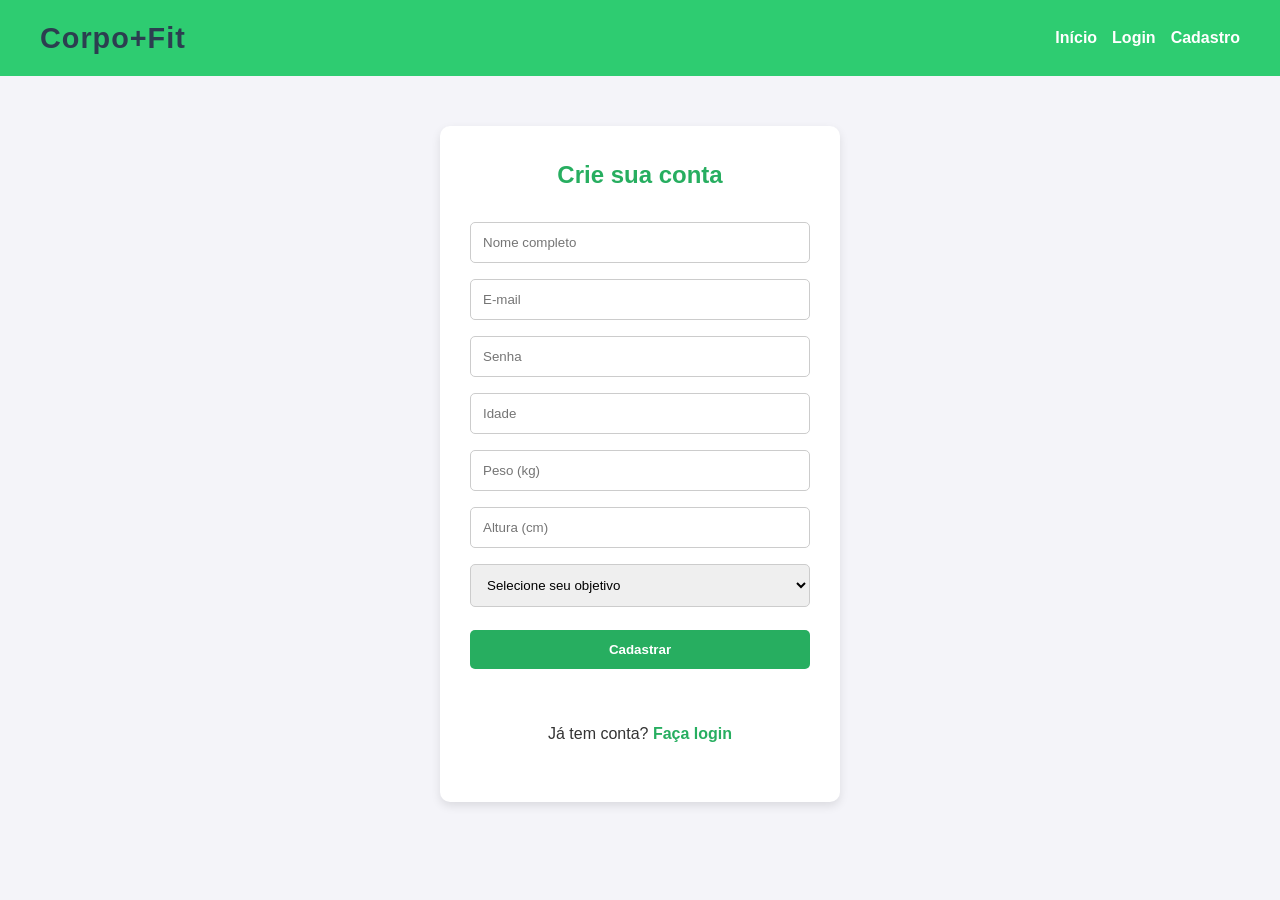
<file: cadastro.html>
<!DOCTYPE html>
<html lang="pt-BR">

<head>
  <meta charset="UTF-8" />
  <meta name="viewport" content="width=device-width, initial-scale=1.0" />
  <title>Cadastro - Corpo+Fit</title>
  <link rel="stylesheet" href="css/style.css" />
</head>

<body>
  <header>
    <nav>
      <div class="logo">Corpo+Fit</div>
      <ul>
        <li><a href="index.html">Início</a></li>

        <li class="nav-logged-in"><a href="treinos.html" class="protected-link">Treinos</a></li>
        <li class="nav-logged-in"><a href="nutricao.html" class="protected-link">Nutrição</a></li>
        <li class="nav-logged-in"><a href="dashboard.html" class="protected-link">Dashboard</a></li>
        <li class="nav-logged-in"><a href="#" id="logoutButton">Sair</a></li>

        <li class="nav-logged-out"><a href="login.html">Login</a></li>
        <li class="nav-logged-out"><a href="cadastro.html">Cadastro</a></li>
      </ul>
    </nav>
  </header>

  <main class="form-container fade-in">
    <h2>Crie sua conta</h2>
    <form id="cadastroForm">
      <input type="text" id="nome" placeholder="Nome completo" required />
      <input type="email" id="email" placeholder="E-mail" required />
      <input type="password" id="senha" placeholder="Senha" required />
      <input type="number" id="idade" placeholder="Idade" required />
      <input type="number" id="peso" placeholder="Peso (kg)" required />
      <input type="number" id="altura" placeholder="Altura (cm)" required />
      <select id="objetivo" required>
        <option value="">Selecione seu objetivo</option>
        <option value="perda">Perder Peso</option>
        <option value="ganho">Ganhar Massa</option>
        <option value="manter">Manter Saúde</option>
      </select>
      <button type="submit">Cadastrar</button>
    </form>
        <p>Já tem conta? <a href="login.html" class="form-link">Faça login</a></p>
  </main>

  <script src="js/app.js"></script>
</body>

</html>
</file>
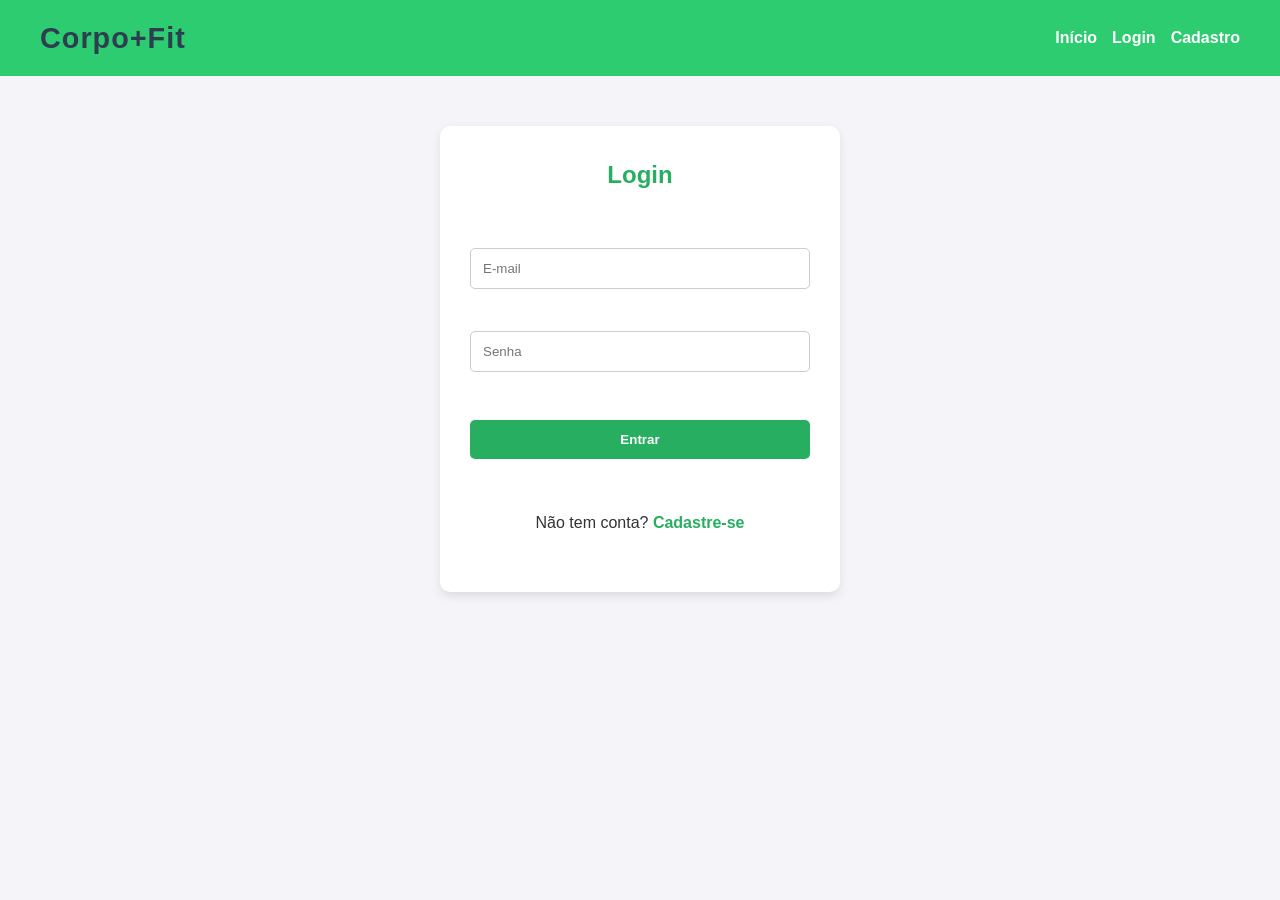
<file: login.html>
<!DOCTYPE html>
<html lang="pt-BR">

<head>
  <meta charset="UTF-8" />
  <meta name="viewport" content="width=device-width, initial-scale=1.0" />
  <title>Login - Corpo+Fit</title>
  <link rel="stylesheet" href="css/style.css" />
</head>

<body>
  <header>
    <nav>
      <div class="logo">Corpo+Fit</div>
      <ul>
        <li><a href="index.html">Início</a></li>

        <li class="nav-logged-in"><a href="treinos.html" class="protected-link">Treinos</a></li>
        <li class="nav-logged-in"><a href="nutricao.html" class="protected-link">Nutrição</a></li>
        <li class="nav-logged-in"><a href="dashboard.html" class="protected-link">Dashboard</a></li>
        <li class="nav-logged-in"><a href="#" id="logoutButton">Sair</a></li>

        <li class="nav-logged-out"><a href="login.html">Login</a></li>
        <li class="nav-logged-out"><a href="cadastro.html">Cadastro</a></li>
      </ul>
    </nav>
  </header>

  <main class="form-container fade-in">
    <h2>Login</h2>
    <form id="loginForm">
            <input type="email" id="loginEmail" placeholder="E-mail" required />
            <input type="password" id="loginSenha" placeholder="Senha" required />
            <button type="submit">Entrar</button>
          </form>
              <p>Não tem conta? <a href="cadastro.html" class="form-link">Cadastre-se</a></p>
        </main>

  <script src="js/app.js"></script>
</body>

</html>
</file>
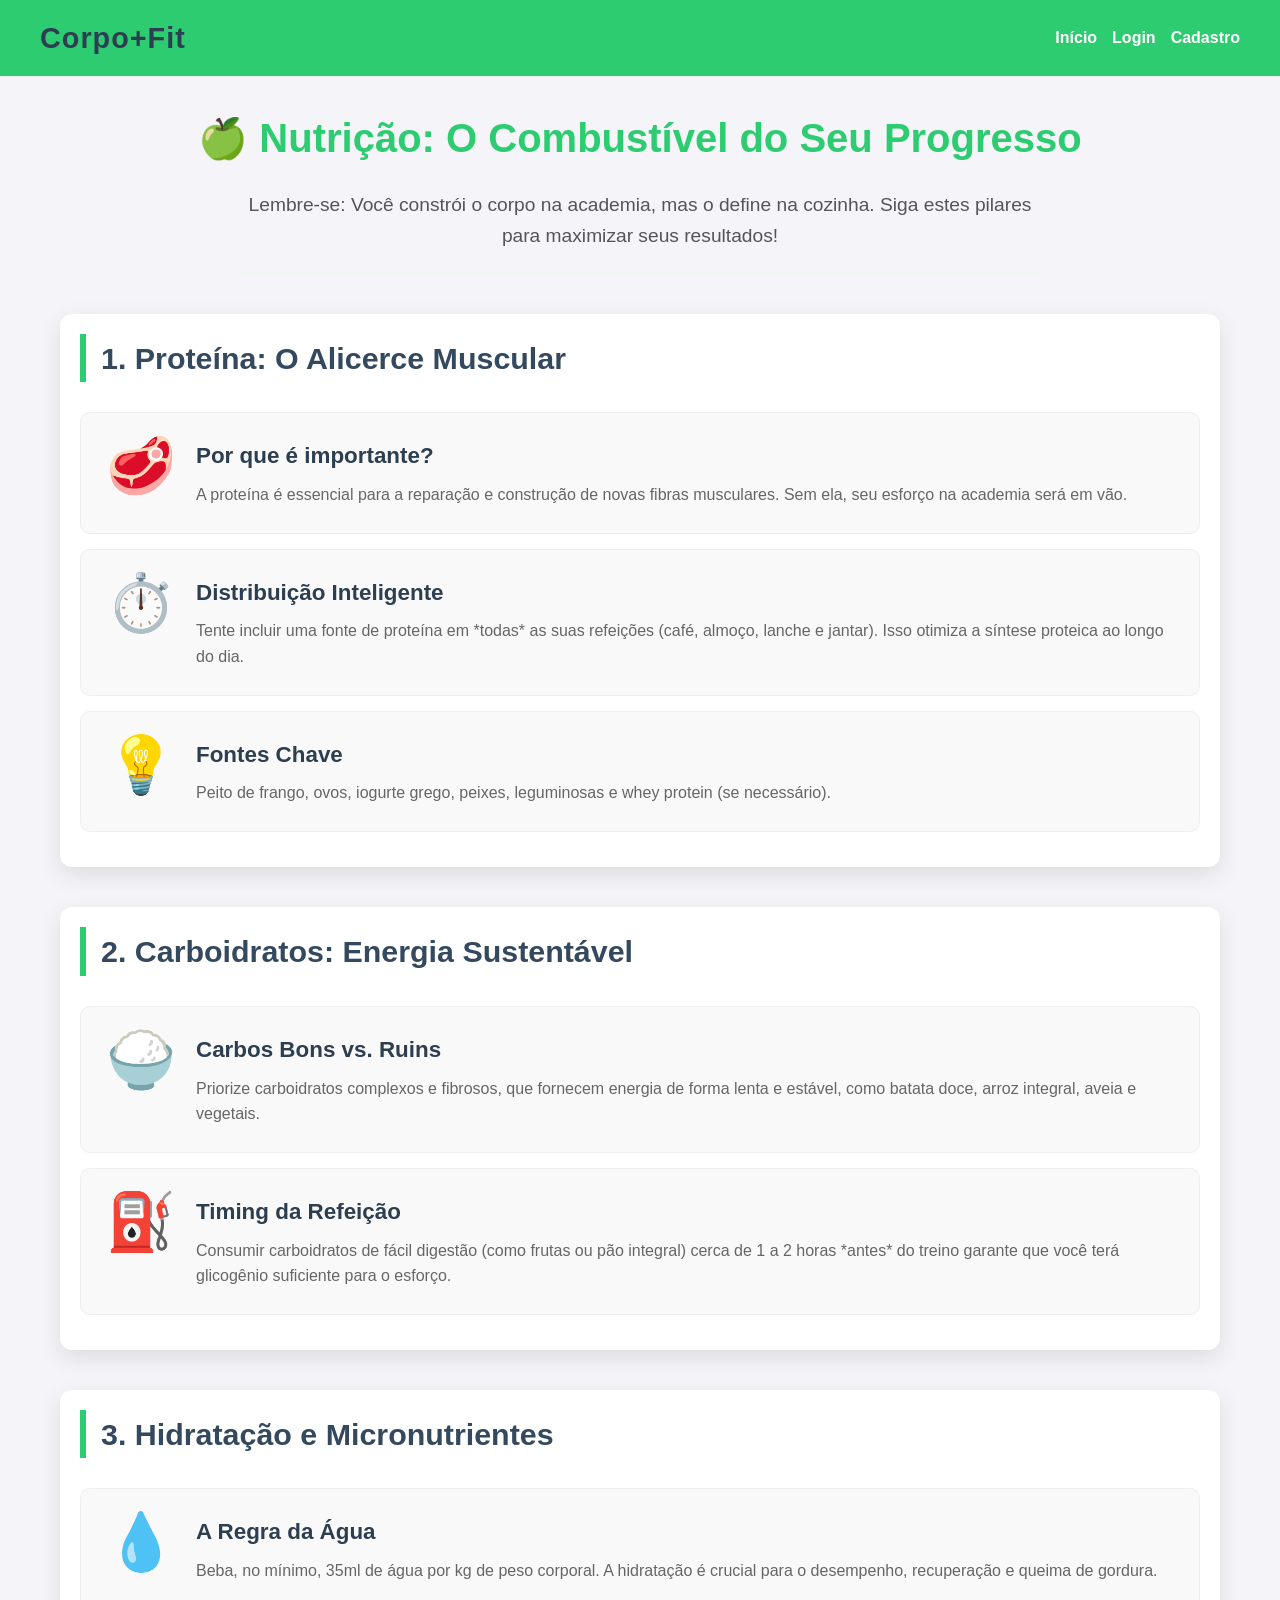
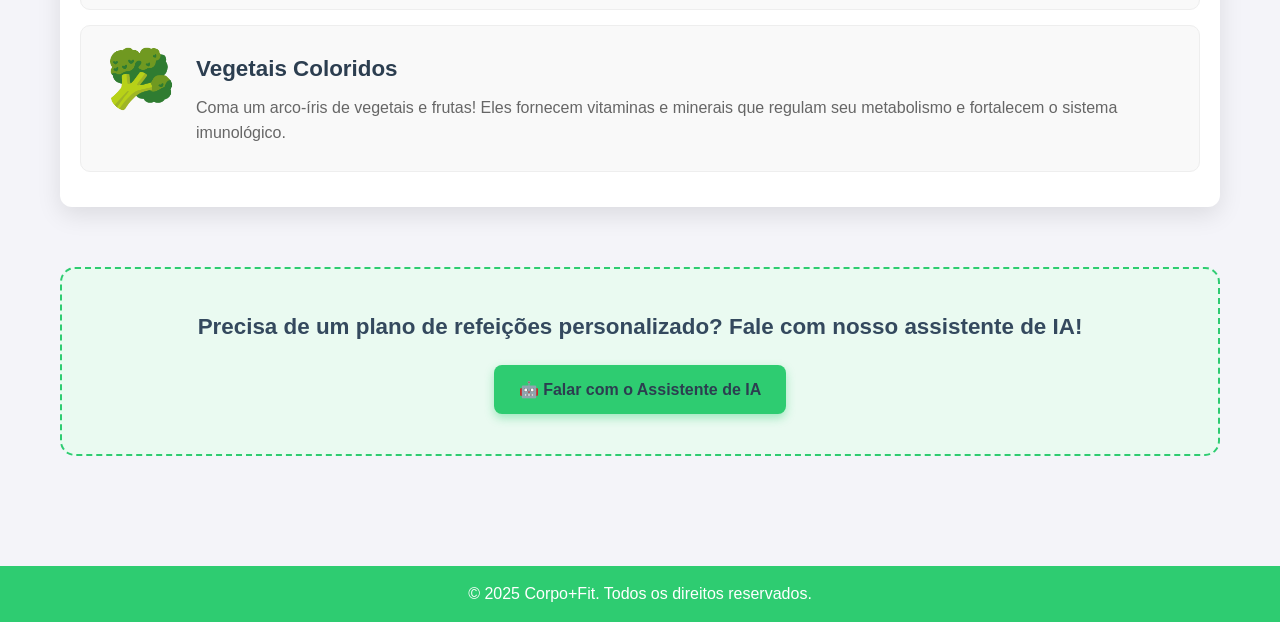
<file: nutricao.html>
<!DOCTYPE html>
<html lang="pt-BR">
  <head>
    <meta charset="UTF-8" />
    <meta name="viewport" content="width=device-width, initial-scale=1.0" />
    <title>Nutrição - Corpo+Fit</title>
    <link rel="stylesheet" href="css/nutrição.css" />
  </head>

  <body>
    <header>
      <nav>
        <div class="logo">Corpo+Fit</div>
        <ul>
          <li><a href="index.html">Início</a></li>

          <li class="nav-logged-in">
            <a href="treinos.html" class="protected-link">Treinos</a>
          </li>
          <li class="nav-logged-in">
            <a href="nutricao.html" class="protected-link">Nutrição</a>
          </li>
          <li class="nav-logged-in">
            <a href="dashboard.html" class="protected-link">Dashboard</a>
          </li>
          <li class="nav-logged-in"><a href="#" id="logoutButton">Sair</a></li>

          <li class="nav-logged-out"><a href="login.html">Login</a></li>
          <li class="nav-logged-out"><a href="cadastro.html">Cadastro</a></li>
        </ul>
      </nav>
    </header>

    <main class="container nutricao-page fade-in">
      <h2>🍏 Nutrição: O Combustível do Seu Progresso</h2>
      <p class="intro-nutricao">
        Lembre-se: Você constrói o corpo na academia, mas o define na cozinha.
        Siga estes pilares para maximizar seus resultados!
      </p>

      <section class="card-section">
        <h3 class="section-title">1. Proteína: O Alicerce Muscular</h3>

        <div class="nutricao-card">
          <div class="icon-section">
            <span class="emoji">🥩</span>
          </div>
          <div class="content-section">
            <h4>Por que é importante?</h4>
            <p>
              A proteína é essencial para a reparação e construção de novas
              fibras musculares. Sem ela, seu esforço na academia será em vão.
            </p>
          </div>
        </div>

        <div class="nutricao-card">
          <div class="icon-section">
            <span class="emoji">⏱️</span>
          </div>
          <div class="content-section">
            <h4>Distribuição Inteligente</h4>
            <p>
              Tente incluir uma fonte de proteína em *todas* as suas refeições
              (café, almoço, lanche e jantar). Isso otimiza a síntese proteica
              ao longo do dia.
            </p>
          </div>
        </div>

        <div class="nutricao-card">
          <div class="icon-section">
            <span class="emoji">💡</span>
          </div>
          <div class="content-section">
            <h4>Fontes Chave</h4>
            <p>
              Peito de frango, ovos, iogurte grego, peixes, leguminosas e whey
              protein (se necessário).
            </p>
          </div>
        </div>
      </section>

      <section class="card-section">
        <h3 class="section-title">2. Carboidratos: Energia Sustentável</h3>

        <div class="nutricao-card">
          <div class="icon-section">
            <span class="emoji">🍚</span>
          </div>
          <div class="content-section">
            <h4>Carbos Bons vs. Ruins</h4>
            <p>
              Priorize carboidratos complexos e fibrosos, que fornecem energia
              de forma lenta e estável, como batata doce, arroz integral, aveia
              e vegetais.
            </p>
          </div>
        </div>

        <div class="nutricao-card">
          <div class="icon-section">
            <span class="emoji">⛽</span>
          </div>
          <div class="content-section">
            <h4>Timing da Refeição</h4>
            <p>
              Consumir carboidratos de fácil digestão (como frutas ou pão
              integral) cerca de 1 a 2 horas *antes* do treino garante que você
              terá glicogênio suficiente para o esforço.
            </p>
          </div>
        </div>
      </section>

      <section class="card-section">
        <h3 class="section-title">3. Hidratação e Micronutrientes</h3>

        <div class="nutricao-card">
          <div class="icon-section">
            <span class="emoji">💧</span>
          </div>
          <div class="content-section">
            <h4>A Regra da Água</h4>
            <p>
              Beba, no mínimo, 35ml de água por kg de peso corporal. A
              hidratação é crucial para o desempenho, recuperação e queima de
              gordura.
            </p>
          </div>
        </div>

        <div class="nutricao-card">
          <div class="icon-section">
            <span class="emoji">🥦</span>
          </div>
          <div class="content-section">
            <h4>Vegetais Coloridos</h4>
            <p>
              Coma um arco-íris de vegetais e frutas! Eles fornecem vitaminas e
              minerais que regulam seu metabolismo e fortalecem o sistema
              imunológico.
            </p>
          </div>
        </div>
      </section>

      <section class="chamada-final-nutricao">
        <p>
          Precisa de um plano de refeições personalizado? Fale com nosso
          assistente de IA!
        </p>
        <a href="chatbot.html" class="btn btn-secondary"
          >🤖 Falar com o Assistente de IA</a
        >
      </section>
    </main>

    <footer>
      <p>&copy; 2025 Corpo+Fit. Todos os direitos reservados.</p>
    </footer>

    <!-- O chatbot flutuante continua aqui, sem mudança de links -->
    <div class="chatbot minimized" id="chatbot">
      <div class="chat-header">
        Assistente Fitness
        <button id="toggleChatBtn">💬</button>
      </div>
      <div class="chat-body chat-hidden" id="chatBody"></div>
      <div class="chat-footer chat-hidden" id="chatFooter">
        <input
          type="text"
          id="widgetChatInput"
          placeholder="Pergunte sobre treino ou dieta..."
        />
        <button id="widgetSendBtn">Enviar</button>
      </div>
    </div>

    <script src="js/app.js"></script>
  </body>
</html>
</file>
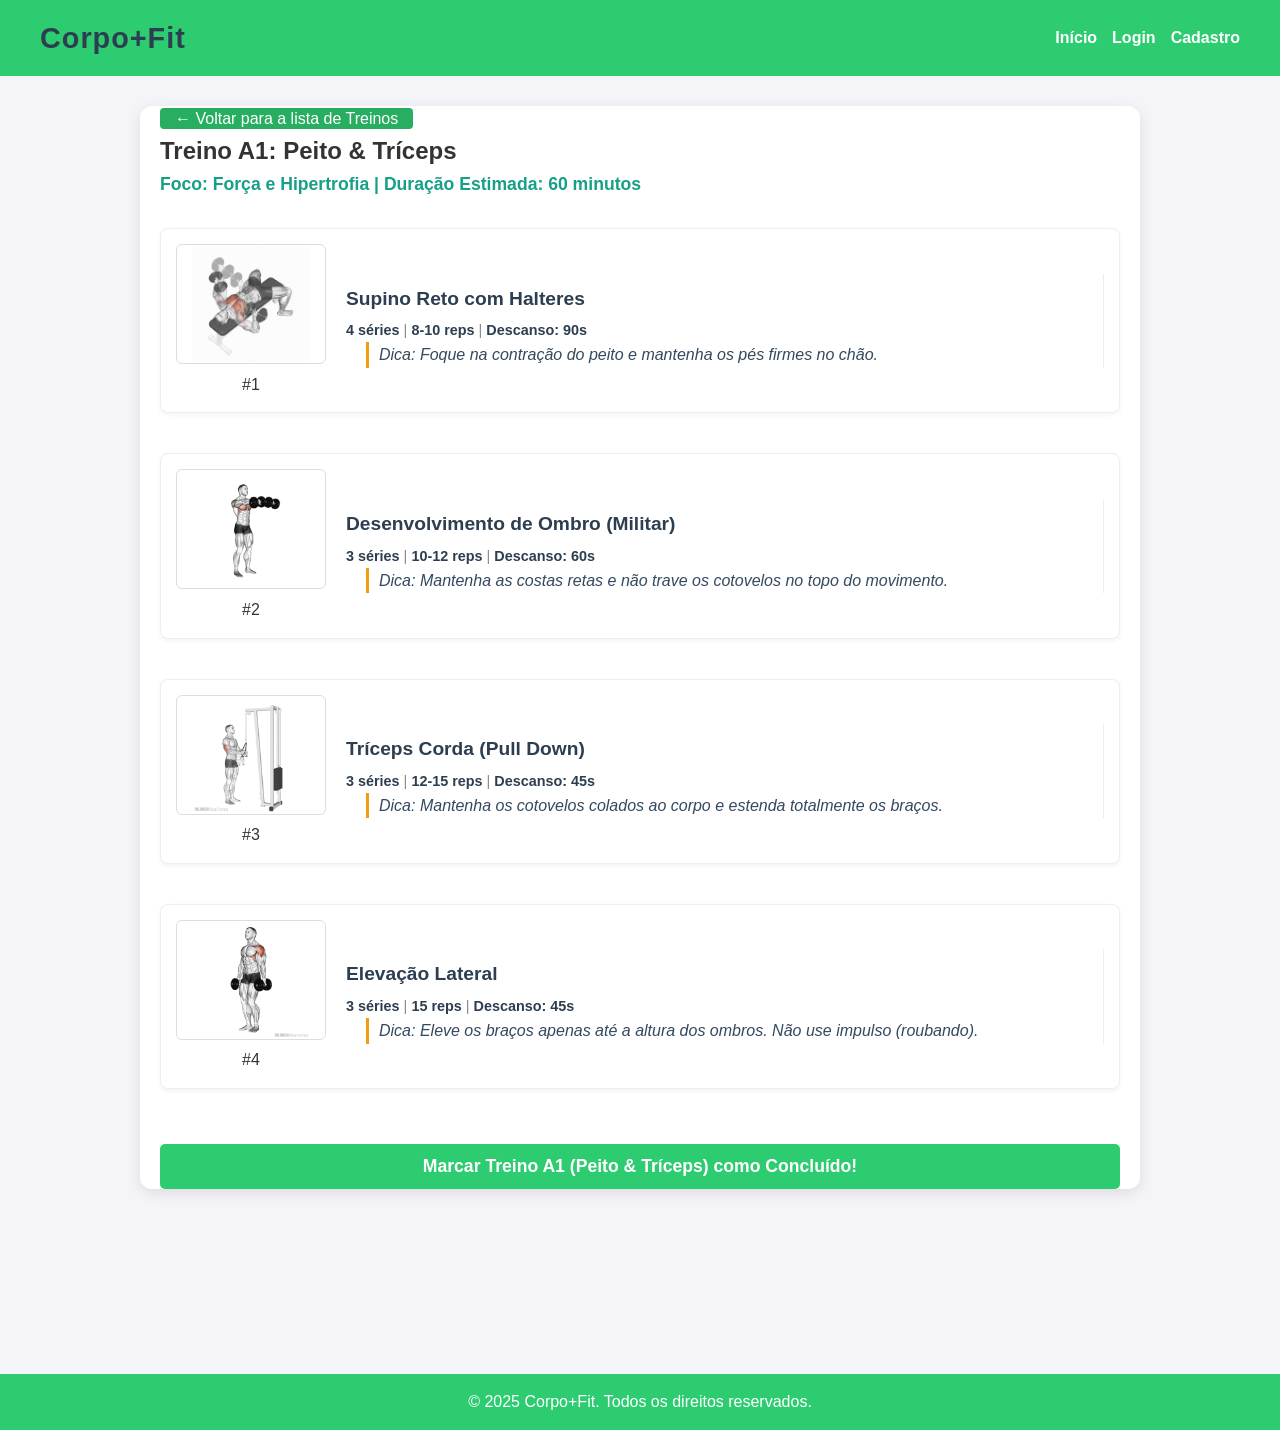
<file: treino-A1-peito-triceps.html>
<!DOCTYPE html>
<html lang="pt-BR">

<head>
  <meta charset="UTF-8" />
  <meta name="viewport" content="width=device-width, initial-scale=1.0" />
  <title>Treino A1 - Peito & Tríceps - Corpo+Fit</title>
  <link rel="stylesheet" href="css/style.css" />
</head>

<body>
  <header>
    <nav>
      <div class="logo">Corpo+Fit</div>
      <ul>
        <li><a href="index.html">Início</a></li>

        <li class="nav-logged-in"><a href="treinos.html" class="protected-link">Treinos</a></li>
        <li class="nav-logged-in"><a href="nutricao.html" class="protected-link">Nutrição</a></li>
        <li class="nav-logged-in"><a href="dashboard.html" class="protected-link">Dashboard</a></li>
        <li class="nav-logged-in"><a href="#" id="logoutButton">Sair</a></li>

        <li class="nav-logged-out"><a href="login.html">Login</a></li>
        <li class="nav-logged-out"><a href="cadastro.html">Cadastro</a></li>
      </ul>
    </nav>
  </header>

  <main class="container treino-detalhe-page fade-in">
    <a href="treinos.html" class="btn-voltar">← Voltar para a lista de Treinos</a>

    <h2>Treino A1: Peito & Tríceps</h2>
    <p class="objetivo-treino">
      Foco: Força e Hipertrofia | Duração Estimada: 60 minutos
    </p>

    <div class="lista-exercicios-container">
      <div class="exercicio-card">
        <div class="gif-col">
          <img src="img/supino-reto.gif" alt="Supino Reto com Halteres" />
          <p>#1</p>
        </div>

        <div class="info-col">
          <p class="nome-exercicio">
            <strong>Supino Reto com Halteres</strong>
          </p>
          <div class="series-info">
            <strong>4 séries</strong> | <strong>8-10 reps</strong> |
            <strong>Descanso: 90s</strong>
          </div>
          <div class="detalhes-col">
            <p class="instrucao">
              Dica: Foque na contração do peito e mantenha os pés firmes no
              chão.
            </p>
          </div>
        </div>
      </div>

      <div class="exercicio-card">
        <div class="gif-col">
          <img src="img/Desenvolvimento de Ombro.gif" alt="Desenvolvimento de Ombro" />
          <p>#2</p>
        </div>

        <div class="info-col">
          <p class="nome-exercicio">
            <strong>Desenvolvimento de Ombro (Militar)</strong>
          </p>
          <div class="series-info">
            <strong>3 séries</strong> | <strong>10-12 reps</strong> |
            <strong>Descanso: 60s</strong>
          </div>
          <div class="detalhes-col">
            <p class="instrucao">
              Dica: Mantenha as costas retas e não trave os cotovelos no topo
              do movimento.
            </p>
          </div>
        </div>
      </div>

      <div class="exercicio-card">
        <div class="gif-col">
          <img src="img/Tríceps Corda.gif" alt="Tríceps Corda (Pull Down)" />
          <p>#3</p>
        </div>

        <div class="info-col">
          <p class="nome-exercicio">
            <strong>Tríceps Corda (Pull Down)</strong>
          </p>
          <div class="series-info">
            <strong>3 séries</strong> | <strong>12-15 reps</strong> |
            <strong>Descanso: 45s</strong>
          </div>
          <div class="detalhes-col">
            <p class="instrucao">
              Dica: Mantenha os cotovelos colados ao corpo e estenda
              totalmente os braços.
            </p>
          </div>
        </div>
      </div>

      <div class="exercicio-card">
        <div class="gif-col">
          <img src="img/Elevação Lateral.gif" alt="Elevação Lateral" />
          <p>#4</p>
        </div>

        <div class="info-col">
          <p class="nome-exercicio"><strong>Elevação Lateral</strong></p>
          <div class="series-info">
            <strong>3 séries</strong> | <strong>15 reps</strong> |
            <strong>Descanso: 45s</strong>
          </div>
          <div class="detalhes-col">
            <p class="instrucao">
              Dica: Eleve os braços apenas até a altura dos ombros. Não use
              impulso (roubando).
            </p>
          </div>
        </div>
      </div>
    </div>

    <button id="concluirTreinoBtn" class="btn btn-primary" data-treino-nome="Treino A1: Peito & Tríceps">
      Marcar Treino A1 (Peito & Tríceps) como Concluído!
    </button>
  </main>

  <script src="js/app.js"></script>
  <footer>
    <p>&copy; 2025 Corpo+Fit. Todos os direitos reservados.</p>
  </footer>
</body>

</html>
</file>
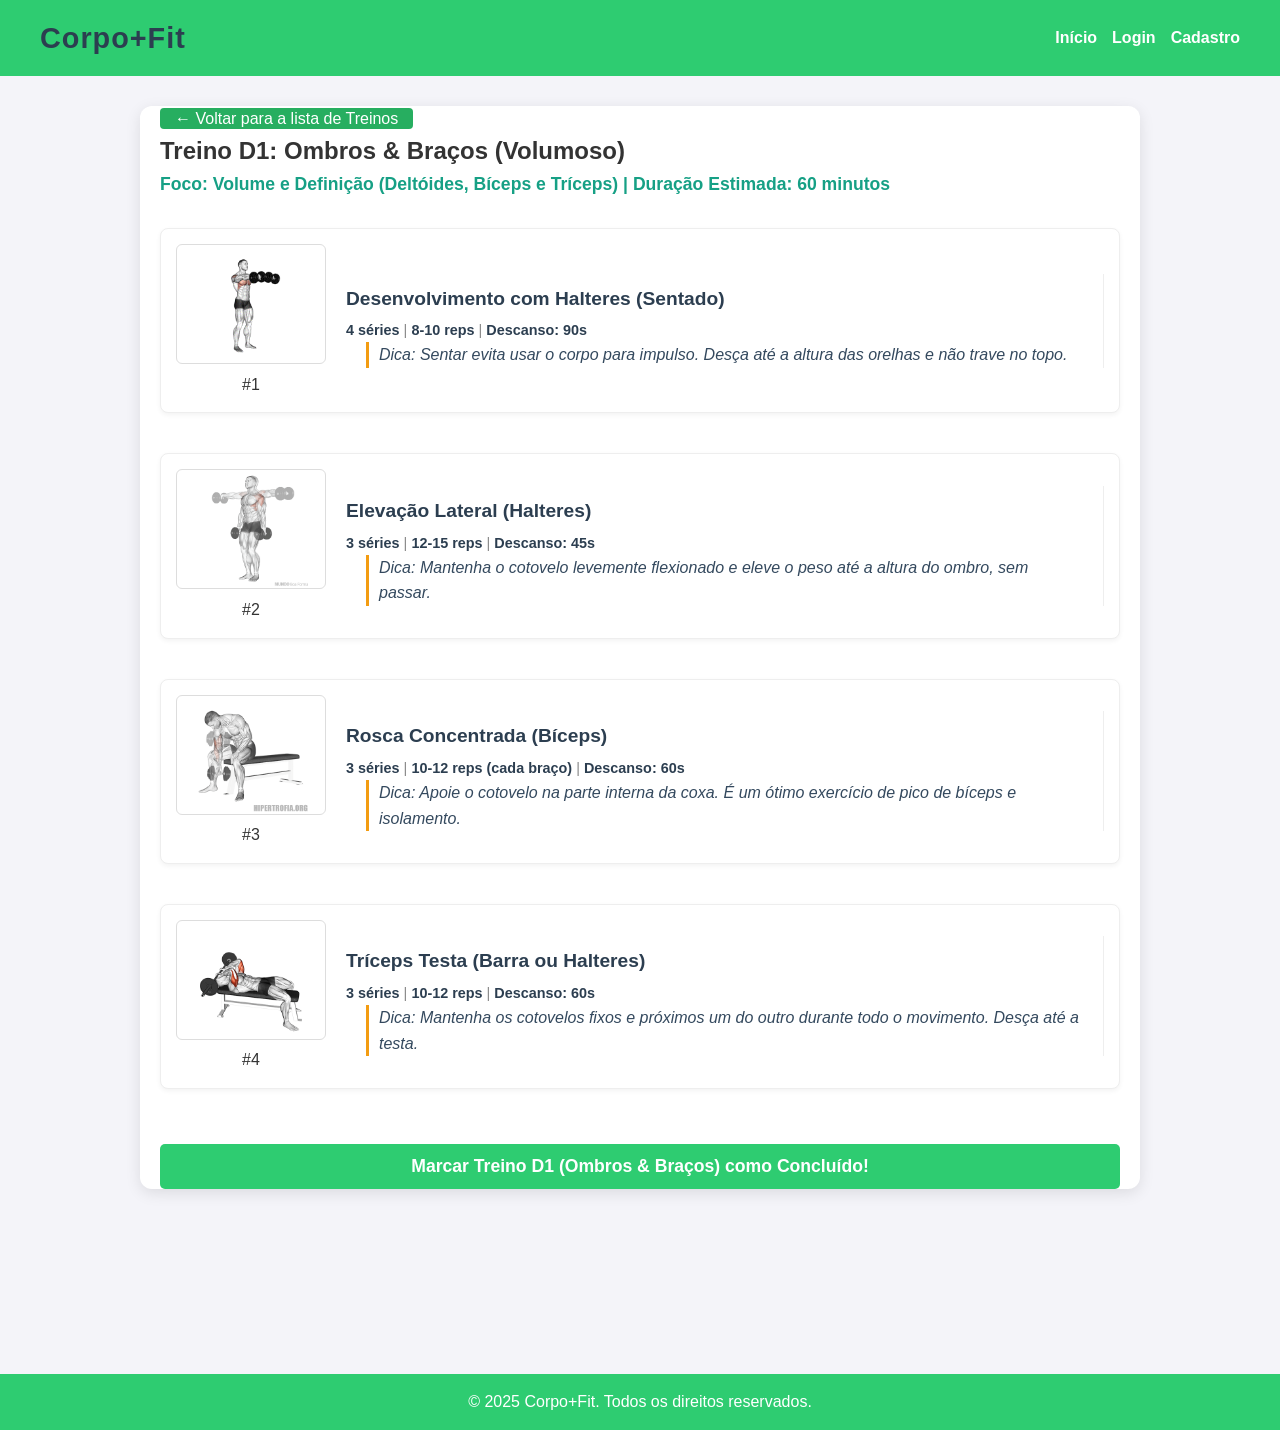
<file: treino-D1-ombros-bracos.html>
<!DOCTYPE html>
<html lang="pt-BR">

<head>
  <meta charset="UTF-8" />
  <meta name="viewport" content="width=device-width, initial-scale=1.0" />
  <title>Treino D1 - Ombros & Braços - Corpo+Fit</title>
  <link rel="stylesheet" href="css/style.css" />
</head>

<body>
  <header>
    <nav>
      <div class="logo">Corpo+Fit</div>
      <ul>
        <li><a href="index.html">Início</a></li>

        <li class="nav-logged-in"><a href="treinos.html" class="protected-link">Treinos</a></li>
        <li class="nav-logged-in"><a href="nutricao.html" class="protected-link">Nutrição</a></li>
        <li class="nav-logged-in"><a href="dashboard.html" class="protected-link">Dashboard</a></li>
        <li class="nav-logged-in"><a href="#" id="logoutButton">Sair</a></li>

        <li class="nav-logged-out"><a href="login.html">Login</a></li>
        <li class="nav-logged-out"><a href="cadastro.html">Cadastro</a></li>
      </ul>
    </nav>
  </header>

  <main class="container treino-detalhe-page fade-in">
    <a href="treinos.html" class="btn-voltar">← Voltar para a lista de Treinos</a>

    <h2>Treino D1: Ombros & Braços (Volumoso)</h2>
    <p class="objetivo-treino">
      Foco: Volume e Definição (Deltóides, Bíceps e Tríceps) | Duração
      Estimada: 60 minutos
    </p>

    <div class="lista-exercicios-container">
      <div class="exercicio-card">
        <div class="gif-col">
          <img src="img/Desenvolvimento de Ombro.gif" alt="Desenvolvimento com Halteres Sentado" />
          <p>#1</p>
        </div>

        <div class="info-col">
          <p class="nome-exercicio">
            <strong>Desenvolvimento com Halteres (Sentado)</strong>
          </p>
          <div class="series-info">
            <strong>4 séries</strong> | <strong>8-10 reps</strong> |
            <strong>Descanso: 90s</strong>
          </div>
          <div class="detalhes-col">
            <p class="instrucao">
              Dica: Sentar evita usar o corpo para impulso. Desça até a altura
              das orelhas e não trave no topo.
            </p>
          </div>
        </div>
      </div>

      <div class="exercicio-card">
        <div class="gif-col">
          <img src="img/Elevação Lateral.gif" alt="Elevação Lateral" />
          <p>#2</p>
        </div>

        <div class="info-col">
          <p class="nome-exercicio">
            <strong>Elevação Lateral (Halteres)</strong>
          </p>
          <div class="series-info">
            <strong>3 séries</strong> | <strong>12-15 reps</strong> |
            <strong>Descanso: 45s</strong>
          </div>
          <div class="detalhes-col">
            <p class="instrucao">
              Dica: Mantenha o cotovelo levemente flexionado e eleve o peso
              até a altura do ombro, sem passar.
            </p>
          </div>
        </div>
      </div>

      <div class="exercicio-card">
        <div class="gif-col">
          <img src="img/rosca-concentrada.gif" alt="Rosca Concentrada" />
          <p>#3</p>
        </div>

        <div class="info-col">
          <p class="nome-exercicio">
            <strong>Rosca Concentrada (Bíceps)</strong>
          </p>
          <div class="series-info">
            <strong>3 séries</strong> |
            <strong>10-12 reps (cada braço)</strong> |
            <strong>Descanso: 60s</strong>
          </div>
          <div class="detalhes-col">
            <p class="instrucao">
              Dica: Apoie o cotovelo na parte interna da coxa. É um ótimo
              exercício de pico de bíceps e isolamento.
            </p>
          </div>
        </div>
      </div>

      <div class="exercicio-card">
        <div class="gif-col">
          <img src="img/Tríceps Testa.gif" alt="Tríceps Testa" />
          <p>#4</p>
        </div>

        <div class="info-col">
          <p class="nome-exercicio">
            <strong>Tríceps Testa (Barra ou Halteres)</strong>
          </p>
          <div class="series-info">
            <strong>3 séries</strong> | <strong>10-12 reps</strong> |
            <strong>Descanso: 60s</strong>
          </div>
          <div class="detalhes-col">
            <p class="instrucao">
              Dica: Mantenha os cotovelos fixos e próximos um do outro durante
              todo o movimento. Desça até a testa.
            </p>
          </div>
        </div>
      </div>
    </div>

    <button id="concluirTreinoBtn" class="btn btn-primary" data-treino-nome="Treino D1: Ombros & Braços">
      Marcar Treino D1 (Ombros & Braços) como Concluído!
    </button>
  </main>

  <script src="js/app.js"></script>
  <footer>
    <p>&copy; 2025 Corpo+Fit. Todos os direitos reservados.</p>
  </footer>
</body>

</html>
</file>
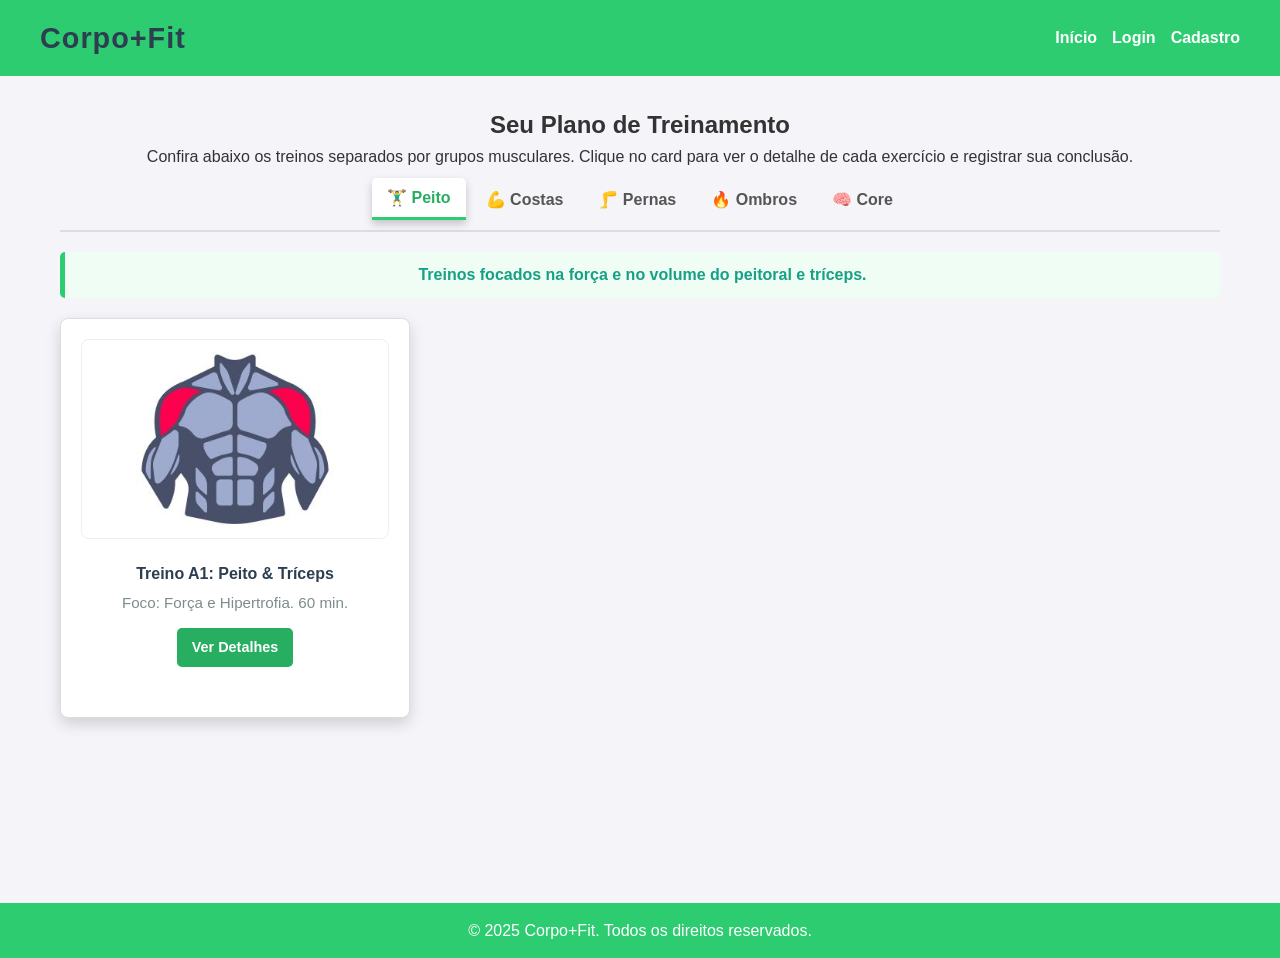
<file: treinos.html>
<!DOCTYPE html>
<html lang="pt-BR">

<head>
  <meta charset="UTF-8" />
  <meta name="viewport" content="width=device-width, initial-scale=1.0" />
  <title>Treinos - Corpo+Fit</title>
  <link rel="stylesheet" href="css/style.css" />
</head>

<body>
  <header>
    <nav>
      <div class="logo">Corpo+Fit</div>
      <ul>
        <li><a href="index.html">Início</a></li>

        <li class="nav-logged-in"><a href="treinos.html" class="protected-link">Treinos</a></li>
        <li class="nav-logged-in"><a href="nutricao.html" class="protected-link">Nutrição</a></li>
        <li class="nav-logged-in"><a href="dashboard.html" class="protected-link">Dashboard</a></li>
        <li class="nav-logged-in"><a href="#" id="logoutButton">Sair</a></li>

        <li class="nav-logged-out"><a href="login.html">Login</a></li>
        <li class="nav-logged-out"><a href="cadastro.html">Cadastro</a></li>
      </ul>
    </nav>
  </header>

  <main class="treinos-page fade-in">
    <h2>Seu Plano de Treinamento</h2>
    <p>
      Confira abaixo os treinos separados por grupos musculares. Clique no
      card para ver o detalhe de cada exercício e registrar sua conclusão.
    </p>

    <nav class="categorias-menu">
      <button class="btn-categoria active" data-target="peito">
        🏋️‍♂️ Peito
      </button>
      <button class="btn-categoria" data-target="costas">💪 Costas</button>
      <button class="btn-categoria" data-target="pernas">🦵 Pernas</button>
      <button class="btn-categoria" data-target="ombros">🔥 Ombros</button>
      <button class="btn-categoria" data-target="abdomen">🧠 Core</button>
    </nav>

    <div class="grupos-container">
      <section class="grupo" id="peito">
        <p class="objetivo-plano">
          Treinos focados na força e no volume do peitoral e tríceps.
        </p>
        <div class="cards-container">
          <a href="treino-A1-peito-triceps.html" class="card-treino card">
            <img src="img/Peito e Triceps.jpg" alt="Treino de Peito" />
            <h4>Treino A1: Peito & Tríceps</h4>
            <p>Foco: Força e Hipertrofia. 60 min.</p>
            <span class="btn-small">Ver Detalhes</span>
          </a>
        </div>
      </section>

      <section class="grupo hidden" id="costas">
        <p class="objetivo-plano">
          Treinos focados na largura e espessura das costas e bíceps.
        </p>
        <div class="cards-container">
          <a href="treino-B1-costas-biceps.html" class="card-treino card">
            <img src="img/Costas e Biceps.webp" alt="Treino de Costas" />
            <h4>Treino B1: Costas & Bíceps</h4>
            <p>Foco: Largura e Volume. 60 min.</p>
            <span class="btn-small">Ver Detalhes</span>
          </a>
        </div>
      </section>

      <section class="grupo hidden" id="pernas">
        <p class="objetivo-plano">
          Treinos para desenvolver quadríceps, isquiotibiais e panturrilhas.
        </p>
        <div class="cards-container">
          <a href="treino-C1-pernas-completo.html" class="card-treino card">
            <img src="img/Pernas e Ombros.jpg" alt="Treino de Pernas" />
            <h4>Treino C1: Pernas Completo</h4>
            <p>Foco: Força e Resistência. 75 min.</p>
            <span class="btn-small">Ver Detalhes</span>
          </a>
        </div>
      </section>

      <section class="grupo hidden" id="ombros">
        <p class="objetivo-plano">
          Treinos para dar volume aos ombros e isolar bíceps/tríceps.
        </p>
        <div class="cards-container">
          <a href="treino-D1-ombros-bracos.html" class="card-treino card">
            <img src="img/Ombro.jpg" alt="Treino de Ombro" />
            <h4>Treino D1: Ombros & Braços</h4>
            <p>Foco: Definição e Picos. 60 min.</p>
            <span class="btn-small">Ver Detalhes</span>
          </a>
        </div>
      </section>

      <section class="grupo hidden" id="abdomen">
        <p class="objetivo-plano">
          Treinos rápidos para fortalecer a região central (Core).
        </p>
        <div class="cards-container">
          <div class="card">
            <img src="img/Abdominal Supra.gif" alt="Abdominal Supra" />
            <h4>Abdominal Supra</h4>
            <p>Deite de costas e eleve o tronco até contrair o abdômen.</p>
          </div>
          <div class="card">
            <img src="img/Prancha.jpg" alt="Prancha" />
            <h4>Prancha</h4>
            <p>
              Fique apoiado nos cotovelos e pontas dos pés, mantendo o corpo
              alinhado.
            </p>
          </div>
        </div>
      </section>
    </div>
  </main>

  <script src="js/app.js"></script>
  <footer>
    <p>&copy; 2025 Corpo+Fit. Todos os direitos reservados.</p>
  </footer>
</body>

</html>
</file>
<file: css/style.css>
/* RESET */
* {
  margin: 0;
  padding: 0;
  box-sizing: border-box;
  font-family: Arial, Helvetica, sans-serif;
}

body {
  background: #f4f4f9;
  color: #333;
  line-height: 1.6;
}

/* ==================================== */
/* 🌐 HEADER E NAVEGAÇÃO GERAL */
/* ==================================== */
header {
  background: #2ecc71;
  padding: 15px;
  color: white;
}

header nav {
  display: flex;
  justify-content: space-between;
  align-items: center;
  max-width: 1200px; /* Limita a largura da navegação */
  margin: 0 auto;
}

header nav .logo {
  font-size: 1.8em;
  font-weight: 900;
  letter-spacing: 1px;
  color: #2c3e50; /* Logo em cor escura para destaque no cyan */
}

header nav ul {
  list-style: none;
  display: flex;
  gap: 15px;
}

header nav ul li a {
  color: white;
  text-decoration: none;
  font-weight: bold;
  transition: color 0.3s;
}
header nav ul li a:hover {
  color: #2c3e50; /* Hover em branco */
}

.hero {
  text-align: center;
  padding: 60px 20px;
  background: linear-gradient(to right, #27ae60, #2ecc71);
  color: white;
}

.hero h2 {
  font-size: 2.5rem;
  margin-bottom: 10px;
}

.hero p {
  font-size: 1.2rem;
  margin-bottom: 20px;
}

/* ANIMAÇÃO NO BOTÃO PRINCIPAL */
.btn {
  background: #fff;
  color: #27ae60;
  padding: 12px 25px;
  border-radius: 5px;
  font-weight: bold;
  text-decoration: none;
  transition: background 0.3s;

  display: inline-block; /* Necessário para a animação */
  animation: pulse 2s infinite;
}

.btn:hover {
  background: #eee;
  animation: none; /* Para a animação ao passar o mouse */
}

@keyframes pulse {
  0% {
    transform: scale(1);
    box-shadow: 0 0 0 0 rgba(255, 255, 255, 0.5);
  }
  70% {
    transform: scale(1.05);
    box-shadow: 0 0 0 10px rgba(255, 255, 255, 0);
  }
  100% {
    transform: scale(1);
    box-shadow: 0 0 0 0 rgba(255, 255, 255, 0);
  }
}

.sobre {
  padding: 40px;
  text-align: center;
}

.sobre ul {
  list-style: none;
  margin-top: 20px;
  max-width: 800px;
  margin-left: auto;
  margin-right: auto;
  text-align: left;
}

.sobre li {
  margin: 10px 0;
  font-size: 1.2rem;
  color: #555;
}

footer {
  background: #2ecc71;
  text-align: center;
  padding: 15px;
  color: white;
  margin-top: 185px;
}

/* ==================================== */
/* 📝 FORMULÁRIOS E DASHBOARD */
/* ==================================== */
/* Bloco CORRIGIDO */
.form-container {
  max-width: 400px;
  margin: 50px auto; /* Deixe como estava, com 50px */
  padding: 30px;
  background: #fff;
  border-radius: 10px;
  box-shadow: 0 4px 10px rgba(0, 0, 0, 0.1);
  text-align: center;
}

.form-container h2 {
  margin-bottom: 20px;
  color: #27ae60;
}

.form-container input,
.form-container select {
  width: 100%;
  padding: 12px;
  margin: 8px 0;
  border: 1px solid #ccc;
  border-radius: 5px;
}

.form-container button {
  width: 100%;
  padding: 12px;
  margin-top: 15px;
  background: #27ae60;
  color: white;
  border: none;
  border-radius: 5px;
  font-weight: bold;
  cursor: pointer;
  transition: background 0.3s;
}

.form-container button:hover {
  background: #2ecc71;
}

/* ... logo após .form-container button:hover ... */

/* ESTILO PARA O LINK "Cadastre-se" / "Faça login" DENTRO DOS FORMS 
*/
.form-link {
  /* 1. Define a cor verde (a mesma do seu botão) */
  color: #27ae60; 
  
  /* 2. Tira o sublinhado padrão */
  text-decoration: none;
  font-weight: bold;
  
  /* 3. Prepara para a animação */
  display: inline-block; /* Necessário para o 'transform' funcionar */
  transition: transform 0.2s ease-in-out;
}

/* 4. Efeito de expansão ao passar o mouse */
.form-link:hover {
  transform: scale(1.1); /* Aumenta o link em 10% */
}

/* FIX: GARANTINDO O GRID DO DASHBOARD */
.dashboard {
  display: grid;
  grid-template-columns: 1fr 2fr;
  gap: 20px;
  padding: 20px;
  max-width: 1200px;
  margin: 0 auto;
}

.user-info,
.progress {
  background: #fff;
  padding: 20px;
  border-radius: 10px;
  box-shadow: 0 4px 8px rgba(0, 0, 0, 0.1);
  display: block;
}

.user-info h2 {
  margin-bottom: 10px;
  color: #27ae60;
}

/* NOVO: CORREÇÃO ESPECÍFICA PARA O GRÁFICO (Chart.js) */
.progress canvas {
  width: 100% !important; /* Força o canvas a usar a largura total do container */
  max-height: 400px; /* Limita a altura para evitar gráficos muito longos */
}

/* ==================================== */
/* 💬 CHATBOT GERAL (Widget flutuante) */
/* ==================================== */
.chatbot {
  position: fixed;
  bottom: 20px;
  right: 20px;
  background: #fff;
  border-radius: 10px;
  box-shadow: 0 4px 12px rgba(0, 0, 0, 0.2);
  display: flex;
  flex-direction: column;
  transition: width 0.3s, border-radius 0.3s, height 0.3s; /* Adicionado height */
  width: 300px;
}

/* O .chat-header é usado pelo widget */
.chat-header {
  background: #27ae60;
  color: #fff;
  padding: 10px;
  border-radius: 10px 10px 0 0;
  font-weight: bold;
  display: flex;
  justify-content: space-between;
  align-items: center;
}

.chat-header button {
  background: transparent;
  border: none;
  color: white;
  font-size: 1.2rem;
  cursor: pointer;
  line-height: 1;
}

/* O .chat-body é usado pelo widget */
.chat-body {
  padding: 10px;
  height: 200px;
  overflow-y: auto;
  font-size: 14px;
}

/* O .chat-footer é usado pelo widget */
.chat-footer {
  display: flex;
  border-top: 1px solid #ccc;
}

.chat-footer input {
  flex: 1;
  border: none;
  padding: 10px;
  border-radius: 0 0 0 10px;
}

.chat-footer button {
  padding: 10px;
  border: none;
  background: #27ae60;
  color: #fff;
  cursor: pointer;
  border-radius: 0 0 10px 0;
}

.chat-hidden {
  display: none !important;
}

.chatbot.minimized {
  width: 100px !important;
  height: 40px !important;
  border-radius: 10px;
}
.chatbot.minimized .chat-header {
  border-radius: 10px;
}

/* ==================================== */
/* 🏋️‍♀️ TREINOS (Layout de Abas e Cards) */
/* ==================================== */
.treinos-page {
  padding: 40px 20px;
  text-align: center;
  max-width: 1200px;
  margin: 0 auto;
}

/* Menu de Categorias (TABS) */
.categorias-menu {
  display: flex;
  flex-wrap: wrap;
  justify-content: center;
  gap: 10px;
  margin-bottom: 40px;
  padding: 10px 0;
  border-bottom: 2px solid #ddd;
}

.btn-categoria {
  background: #fff;
  color: #27ae60;
  border: 2px solid #27ae60;
  padding: 10px 20px;
  border-radius: 20px;
  font-weight: bold;
  cursor: pointer;
  transition: all 0.3s;
  font-size: 1rem;
}

.btn-categoria.active {
  background: #27ae60;
  color: white;
  box-shadow: 0 4px 8px rgba(0, 0, 0, 0.2);
  transform: translateY(-2px);
}

.hidden {
  display: none !important;
}

/* Configuração do Grid para a exposição dos Cards */
.cards-container {
  display: grid;
  grid-template-columns: repeat(auto-fit, minmax(280px, 1fr));
  gap: 30px;
  justify-content: center;
}

.card {
  background: #fff;
  border-radius: 12px;
  box-shadow: 0 6px 15px rgba(0, 0, 0, 0.15);
  padding: 20px;
  transition: transform 0.3s ease-out, box-shadow 0.3s;
  text-align: center;
  max-width: 350px;
  width: 100%;
  display: flex;
  flex-direction: column;
  justify-content: space-between;
  min-height: 400px;
}
/* Efeito de Hover nos Cards de Treino */
.card:hover {
  transform: translateY(-5px);
  box-shadow: 0 10px 25px rgba(0, 0, 0, 0.2);
  cursor: pointer;
}

/* CORREÇÃO DEFINITIVA PARA AS IMAGENS DA PÁGINA DE TREINOS (treinos.html) */
.card img {
  /* Força a imagem a preencher a área do container */
  width: 100% !important;
  height: 200px !important;

  /* ESSENCIAL: Garante que a proporção seja mantida, SEM CORTAR */
  object-fit: contain !important;

  /* Preenche o espaço vazio deixado pelo 'contain' com a cor branca do card */
  background-color: white !important;

  border-radius: 8px;
  margin-bottom: 15px;
  border: 1px solid #eee;
  align-self: center;
}

.card p {
  font-size: 1rem;
  color: #666;
  line-height: 1.4;
  margin-bottom: 0;
  flex-grow: 1;
  display: flex;
  align-items: flex-end;
  justify-content: center;
}

/* ==================================== */
/* 🏋️‍♀️ DETALHE DO TREINO (treino-detalhe.html) - CORREÇÃO ESPECÍFICA */
/* ==================================== */
.treino-detalhe-page {
  max-width: 1000px;
  margin: 30px auto;
  padding: 30px 20px;
  background: #fff;
  border-radius: 12px;
  box-shadow: 0 4px 15px rgba(0, 0, 0, 0.1);
}

/* Container de cada Exercício (Assumindo que você usa esta classe) */
.exercicio-card {
  display: flex;
  background: #fcfcfc;
  border: 1px solid #e0e0e0;
  border-radius: 8px;
  margin-bottom: 25px;
  padding: 20px;
  align-items: center;
  gap: 20px;
}

.gif-col {
  flex: 0 0 150px; /* Largura fixa MÍNIMA para o GIF em desktop */
  text-align: center;
}

/* REGRA ESPECÍFICA PARA IMAGEM NA PÁGINA DE DETALHES */
.exercicio-card img,
.gif-col img {
  /* Define tamanho para as imagens (GIFs) de treino individuais */
  width: 150px !important;
  height: 120px !important;
  /* Garante que o GIF ou a imagem apareça COMPLETO no espaço reservado. */
  object-fit: contain !important;

  border-radius: 6px;
  border: 1px solid #ddd;
  background-color: white; /* Garante que o fundo não seja cinza */
}
/* FIM DA REGRA ESPECÍFICA PARA DETALHES */

.nome-exercicio {
  font-weight: bold;
  color: #2c3e50;
  margin-top: 10px;
  font-size: 1rem;
}

/* ==================================== */
/* ⚡ BOTÕES DE AÇÃO SECUNDÁRIA (Ex: Voltar) - NOVOS ESTILOS */
/* ==================================== */
.btn-secondary {
  display: inline-block;
  padding: 10px 20px;
  border-radius: 5px;
  font-weight: bold;
  text-decoration: none;
  transition: all 0.3s;
  font-size: 1rem;

  /* Estilo Invertido/Secundário */
  background: #fff; /* Fundo branco ou claro */
  color: #27ae60; /* Cor de texto primária */
  border: 2px solid #27ae60; /* Borda da cor primária */
}

.btn-secondary:hover {
  background: #27ae60; /* Fundo verde ao passar o mouse */
  color: white; /* Texto branco ao passar o mouse */
  box-shadow: 0 4px 8px rgba(39, 174, 96, 0.3);
}

/* Estilo discreto para links de 'Voltar' dentro do texto */
.link-back {
  color: #555;
  text-decoration: none;
  font-size: 1rem;
  display: flex;
  align-items: center;
  gap: 5px;
  margin-bottom: 20px;
  transition: color 0.3s;
}

.link-back:hover {
  color: #27ae60;
  text-decoration: underline;
}

/* ==================================== */
/* 🏠 PÁGINA INICIAL - SEÇÕES NOVAS */
/* ==================================== */
.destaques,
.tecnologia,
.depoimentos,
.chamada-final {
  padding: 40px 20px;
  text-align: center;
  max-width: 1200px; /* Limita a largura do conteúdo */
  margin: 0 auto;
}
.destaques {
  background: #fcfcfc;
}
.depoimentos {
  background: #e9f5ee;
}
.tecnologia {
  background: #f4f4f9;
}

.destaques h3,
.tecnologia h3,
.depoimentos h3 {
  color: #27ae60;
  margin-bottom: 30px;
  font-size: 1.8rem;
}

/* Containers de Cards */
.destaques-cards-container,
.tecnologia-container,
.depoimentos-container {
  display: flex;
  flex-wrap: wrap;
  justify-content: center;
  gap: 30px;
  margin-top: 20px;
}

.card-destaque,
.tech-card {
  background: white;
  padding: 25px;
  border-radius: 10px;
  box-shadow: 0 4px 10px rgba(0, 0, 0, 0.08);
  flex: 1 1 300px;
  max-width: 350px;
  transition: transform 0.3s ease-out, box-shadow 0.3s;
}
.card-destaque:hover,
.tech-card:hover {
  transform: translateY(-5px);
  box-shadow: 0 10px 25px rgba(0, 0, 0, 0.2);
  cursor: pointer;
}

.depoimento-card {
  background: white;
  padding: 25px;
  border-radius: 10px;
  box-shadow: 0 2px 5px rgba(0, 0, 0, 0.1);
  max-width: 450px;
  text-align: left;
  border-left: 5px solid #27ae60;
  flex: 1 1 300px;
  transition: transform 0.3s ease-out, box-shadow 0.3s;
}
.depoimento-card:hover {
  transform: translateY(-3px);
  box-shadow: 0 5px 15px rgba(0, 0, 0, 0.15);
  cursor: default; /* Depoimentos não são tão clicáveis */
}

.depoimento-card span {
  display: block;
  text-align: right;
  font-weight: bold;
  color: #27ae60;
  margin-top: 10px;
}

.btn-small {
  display: inline-block;
  background: #27ae60;
  color: white;
  padding: 8px 15px;
  border-radius: 5px;
  font-weight: bold;
  text-decoration: none;
  font-size: 0.9rem;
  transition: background 0.3s;
}
.btn-small:hover {
  background: #2ecc71;
}

/* EFEITO DE CARREGAMENTO SUAVE */
.fade-in {
  opacity: 0;
  animation: fadeInAnimation 1s ease-out forwards;
}

@keyframes fadeInAnimation {
  from {
    opacity: 0;
    transform: translateY(20px);
  }
  to {
    opacity: 1;
    transform: translateY(0);
  }
}

/* ==================================== */
/* 📱 MEDIA QUERIES (Responsividade) */
/* ==================================== */

@media (max-width: 768px) {
  .dashboard {
    grid-template-columns: 1fr;
  }

  header nav {
    flex-direction: column;
  }

  header nav ul {
    margin-top: 10px;
    gap: 10px;
    flex-wrap: wrap;
    justify-content: center;
  }

  .cards-container {
    grid-template-columns: 1fr;
  }

  .card {
    max-width: 100%;
    min-height: 350px;
  }

  .categorias-menu {
    gap: 8px;
  }

  .btn-categoria {
    padding: 8px 15px;
    font-size: 0.9rem;
  }

  .hero,
  .sobre,
  .treinos-page,
  .destaques,
  .depoimentos,
  .tecnologia {
    padding: 30px 15px;
  }

  /* Responsividade para Detalhes */
  .exercicio-card {
    flex-direction: column;
    text-align: center;
  }

  .gif-col {
    flex: 0 0 auto;
  }
}

/* ==================================== */
/* 🏋️ ESTILOS DA PÁGINA DE TREINOS (treinos.html) */
/* ==================================== */

.treinos-page {
  max-width: 1200px;
  margin: 30px auto;
  padding: 0 20px;
}

.objetivo-plano {
  background-color: #f0fdf4; /* Cor de fundo suave do verde */
  color: #16a085;
  padding: 10px 15px;
  border-radius: 5px;
  border-left: 5px solid #2ecc71;
  margin-bottom: 20px;
  font-weight: bold;
}

/* Menu de Categorias/Abas (Tabs) */
.categorias-menu {
  display: flex;
  flex-wrap: wrap;
  gap: 5px;
  margin-bottom: 20px;
  border-bottom: 2px solid #ddd; /* Linha sutil de separação */
}

.btn-categoria {
  background: #f4f4f9;
  color: #555;
  border: none;
  padding: 10px 15px;
  cursor: pointer;
  font-size: 1rem;
  font-weight: bold;
  border-radius: 5px 5px 0 0; /* Bordas arredondadas no topo */
  border-bottom: 3px solid transparent;
  transition: all 0.3s;
  margin-bottom: -2px; /* Faz com que a aba ativa cubra a borda inferior */
}

.btn-categoria:hover {
  background: #e0e0e0;
}

.btn-categoria.active {
  background: #fff; /* Fundo branco para parecer que a seção pertence à aba */
  color: #27ae60;
  border-bottom: 3px solid #2ecc71; /* Linha verde forte para indicar ativo */
}

/* Estilo dos Cards de Treino (dentro dos Planos) */
.card-treino {
  display: block;
  padding: 20px;
  border: 1px solid #ddd;
  border-radius: 8px;
  background: #ffffff;
  transition: transform 0.2s, box-shadow 0.2s;
  text-decoration: none; /* Tira o sublinhado do link */
  color: inherit;
}

.card-treino:hover {
  transform: translateY(-5px);
  box-shadow: 0 8px 15px rgba(0, 0, 0, 0.1);
}

.card-treino h4 {
  color: #2c3e50;
  margin-bottom: 5px;
}

.card-treino p {
  font-size: 0.95rem;
  color: #7f8c8d;
  margin-bottom: 15px;
}

/* ==================================== */
/* 🏋️ ESTILOS DA PÁGINA DE DETALHE (treino-detalhe.html) */
/* ==================================== */

.treino-detalhe-page {
  /* Mantenha o estilo do .container */
  max-width: 1000px;
  margin: 30px auto;
  padding: 0 20px;
}

.objetivo-treino {
  font-size: 1.1rem;
  color: #16a085;
  font-weight: bold;
  margin-bottom: 30px;
}

/* Estilo para cada exercício individual */
.lista-exercicios-container {
  display: flex;
  flex-direction: column;
  gap: 15px;
}

.exercicio-card {
  display: flex;
  flex-direction: column; /* Padrão mobile */
  border: 1px solid #eee;
  border-radius: 8px;
  padding: 15px;
  background-color: #fff;
  box-shadow: 0 2px 5px rgba(0, 0, 0, 0.05);
}

.exercicio-card strong {
  color: #2c3e50;
}

.nome-exercicio {
  font-size: 1.2rem;
  margin-bottom: 5px;
  color: #34495e;
}

.series-info {
  color: #888;
  font-size: 0.9rem;
  margin-top: 5px;
}

.instrucao {
  margin-top: 10px;
  font-style: italic;
  color: #34495e;
  border-left: 3px solid #f39c12; /* Linha de dica amarela */
  padding-left: 10px;
}

/* Botão de Conclusão na página de detalhe */
#concluirTreinoBtn {
  background-color: #2ecc71;
  color: white;
  padding: 12px 25px;
  font-size: 1.1rem;
  font-weight: bold;
  border: none;
  border-radius: 5px;
  cursor: pointer;
  margin-top: 30px;
  width: 100%;
  transition: background-color 0.3s;
}

#concluirTreinoBtn:hover:not(:disabled) {
  background-color: #27ae60;
}

#concluirTreinoBtn:disabled {
  background-color: #bdc3c7; /* Cinza para indicar desativado */
  cursor: not-allowed;
}

/* Responsividade para a página de detalhe */
@media (min-width: 768px) {
  .exercicio-card {
    flex-direction: row; /* Layout lado a lado em telas maiores */
    justify-content: space-between;
    align-items: center;
  }
  .exercicio-card .info-col {
    flex: 2;
    padding-right: 20px;
    border-right: 1px solid #eee;
  }
  .exercicio-card .detalhes-col {
    flex: 3;
    padding-left: 20px;
  }
  .nome-exercicio {
    margin-bottom: 0;
  }
  .instrucao {
    margin-top: 0;
  }
}

/* Estilos Essenciais para o Modal (Se ainda não existirem) */
.modal-overlay {
  position: fixed;
  top: 0;
  left: 0;
  width: 100%;
  height: 100%;
  background: rgba(0, 0, 0, 0.5); /* Fundo escurecido */
  display: flex;
  justify-content: center;
  align-items: center;
  z-index: 1000;
}

.modal-box {
  background-color: white;
  padding: 20px;
  border-radius: 8px;
  box-shadow: 0 5px 15px rgba(0, 0, 0, 0.3);
  max-width: 500px;
  width: 90%;
  text-align: center;
}

/* 🆕 NOVO: Classe para modais menores e centralizados, como nas imagens */
.modal-box.small-modal {
  max-width: 350px; /* Mais estreito para o pop-up de confirmação/sucesso */
}

.modal-box p {
  margin-bottom: 20px;
  font-size: 1.1em;
}

.modal-actions {
  display: flex;
  justify-content: center;
  gap: 15px; /* Espaço entre os botões */
}

/* Garantir o estilo dos botões (Exemplo) */
.btn-voltar {
  background-color: #27ae60;
  color: white;
  padding: 2px 15px;
  border: none;
  border-radius: 4px;
  cursor: pointer;
  text-decoration: none;
}
.btn-voltar:hover {
  background-color: #2c3e50;
  cursor: pointer;
}

.btn-secondary {
  background-color: #95a5a6;
  color: white;
  padding: 10px 20px;
  border: none;
  border-radius: 4px;
  cursor: pointer;
  text-decoration: none;
}

/* ====================================================== */
/* 💬 PÁGINA DE CHAT (chatbot.html) - NOVOS ESTILOS */
/* ====================================================== */

/* O .chat-page já existia no CSS antigo, mas vamos garantir */
.chat-page {
  display: flex;
  justify-content: center;
  align-items: center;
  padding: 20px;
  /* Garante que a página ocupe a altura, menos o header (se houver) */
  min-height: calc(100vh - 80px);
}

/* O .chat-container já existia, vamos ajustar */
.chat-container {
  width: 100%;
  max-width: 800px;
  height: 600px;
  border: 1px solid #ccc;
  border-radius: 8px;
  display: flex;
  flex-direction: column;
  box-shadow: 0 4px 10px rgba(0, 0, 0, 0.1);
  overflow: hidden; /* Garante que os cantos arredondados sejam mantidos */
}

/* O .chat-header já existia, vamos ajustar */
/* Usamos #27ae60 para combinar com o verde do seu site */
.chat-container .chat-header {
  background-color: #27ae60;
  color: white;
  padding: 15px 20px;
  font-size: 1.2rem;
  font-weight: bold;
  text-align: center;
  border-radius: 8px 8px 0 0; /* Ajusta bordas */
}

/* O .chat-body (ID #chatMessages) é novo e crucial */
.chat-container .chat-body {
  flex-grow: 1;
  padding: 20px;
  overflow-y: auto;
  background-color: #f9f9f9;
  display: flex;
  flex-direction: column;
  gap: 15px;
  height: 100%; /* Garante que o flex-grow funcione */
}

/* As bolhas de mensagem */
.chat-message {
  padding: 12px 18px;
  border-radius: 18px;
  line-height: 1.4;
  max-width: 80%;
  box-shadow: 0 1px 2px rgba(0, 0, 0, 0.05);
}

/* Mensagem da IA (Modelo) */
.model-message {
  background-color: #e9ecef;
  color: #333;
  border-bottom-left-radius: 4px;
  align-self: flex-start;
}

/* Formatação de listas enviadas pela IA */
.model-message ul {
  padding-left: 20px;
  margin-top: 5px;
  margin-bottom: 5px;
}
.model-message li {
  margin-bottom: 4px;
}

/* Mensagem do Usuário */
.user-message {
  background-color: #27ae60; /* Cor verde do seu site */
  color: white;
  border-bottom-right-radius: 4px;
  align-self: flex-end;
}

/* O .chat-footer já existia, vamos ajustar */
.chat-container .chat-footer {
  border-top: 1px solid #ccc;
  padding: 15px 20px;
  background-color: #fff;
  display: flex; /* Garante que o form use o flex */
}

.chat-container .chat-footer #chatForm {
  display: flex;
  gap: 10px;
  width: 100%;
}

.chat-container .chat-footer #chatInput {
  flex-grow: 1;
  padding: 12px;
  border: 1px solid #ddd;
  border-radius: 20px;
  font-size: 1rem;
}

.chat-container .chat-footer button {
  padding: 10px 20px;
  border: none;
  background-color: #27ae60; /* Cor verde */
  color: white;
  border-radius: 20px;
  cursor: pointer;
  font-size: 1rem;
  font-weight: bold;
  transition: background-color 0.2s;
}

.chat-container .chat-footer button:hover {
  background-color: #229954; /* Cor verde mais escura */
}

/* ---------------------------------- */
/* --- CONTROLE DE LOGIN DO HEADER (CORRETO) --- */
/* ---------------------------------- */

/* 1. Esconde os LIs por padrão */
.nav-logged-in,
.nav-logged-out {
 display: none;
}

/* 2. Lógica de visibilidade - Visitante */
body.user-logged-out .nav-logged-out {
 /* 'inline-block' funciona corretamente com o 'display: flex' do <ul> */
 display: inline-block; 
}

/* 3. Lógica de visibilidade - Usuário Logado */
body.user-logged-in .nav-logged-in {
 /* 'inline-block' funciona corretamente com o 'display: flex' do <ul> */
 display: inline-block;
}

/* ==================================== */
/* 🔳 ESTILOS DE BOTÃO NA NAVEGAÇÃO (Login/Cadastro) */
/* ==================================== */
.btn-nav-highlight a {
  /* Estilo base para parecer um botão */
  background-color: var(--primary-color); /* Verde Principal */
  color: var(--white) !important; /* Texto branco */
  padding: 8px 15px;
  border-radius: 6px;
  transition: background-color 0.2s ease, transform 0.2s ease;
  
  /* Garante que o texto fique sempre em uma linha */
  white-space: nowrap; 
}

.btn-nav-highlight a:hover {
  background-color: var(--primary-dark); /* Verde mais escuro no hover */
  transform: translateY(-1px); /* Efeito 3D leve */
}

/* ==================================== */
/* 🔳 ESTILOS DE BOTÃO NA NAVEGAÇÃO (Login/Cadastro/Sair) */
/* ==================================== */
.btn-nav-highlight a {
  /* Estilo base para parecer um botão */
  background-color: var(--primary-dark); /* Verde Principal */
  color: var(--white) !important; /* Texto branco */
  padding: 8px 15px;
  border-radius: 6px;
  transition: background-color 0.2s ease, transform 0.2s ease;
  
  /* Garante que o texto fique sempre em uma linha */
  white-space: nowrap; 
}

.btn-nav-highlight a:hover {
  background-color: #1f8b4a; /* Verde mais escuro no hover */
  transform: translateY(-1px); /* Efeito 3D leve */
}
</file>
<file: css/nutrição.css>
/* RESET */
* {
  margin: 0;
  padding: 0;
  box-sizing: border-box;
  font-family: Arial, Helvetica, sans-serif;
}

body {
  background: #f4f4f9;
  color: #333;
  line-height: 1.6;
}

/* Container principal para centralizar conteúdo */
.container {
  max-width: 1200px;
  margin: 0 auto;
  padding: 20px;
}

/* Efeito de Fade-In para carregamento suave da página */
.fade-in {
  animation: fadeIn 0.8s ease-in-out;
}
@keyframes fadeIn {
  from {
    opacity: 0;
    transform: translateY(10px);
  }
  to {
    opacity: 1;
    transform: translateY(0);
  }
}

/* ==================================== */
/* 🌐 HEADER E NAVEGAÇÃO GERAL */
/* ==================================== */
header {
  background: #2ecc71;
  padding: 15px;
  color: white;
}

header nav {
 display: flex;
 justify-content: space-between;
 align-items: center;
 max-width: 1200px; /* Limita a largura da navegação */
 margin: 0 auto;
}

header nav .logo {
 font-size: 1.8em;
 font-weight: 900;
 letter-spacing: 1px;
 color: #2c3e50; 
}

header nav ul {
 list-style: none;
 display: flex;
 gap: 15px;
}

header nav ul li a {
 color: white;
 text-decoration: none;
 font-weight: bold;
 transition: color 0.3s;
}
header nav ul li a:hover {
 color: #2c3e50;
}

.hero {
  text-align: center;
  padding: 60px 20px;
  background: linear-gradient(to right, #27ae60, #2ecc71);
  color: white;
}

.hero h2 {
  font-size: 2.5rem;
  margin-bottom: 10px;
}

.hero p {
  font-size: 1.2rem;
  margin-bottom: 20px;
}

/* ANIMAÇÃO NO BOTÃO PRINCIPAL */
.btn {
  background: #fff;
  color: #27ae60;
  padding: 12px 25px;
  border-radius: 5px;
  font-weight: bold;
  text-decoration: none;
  transition: background 0.3s;

  display: inline-block; /* Necessário para a animação */
  animation: pulse 2s infinite;
}

.btn:hover {
  background: #eee;
  animation: none; /* Para a animação ao passar o mouse */
}

@keyframes pulse {
  0% {
    transform: scale(1);
    box-shadow: 0 0 0 0 rgba(255, 255, 255, 0.5);
  }
  70% {
    transform: scale(1.05);
    box-shadow: 0 0 0 10px rgba(255, 255, 255, 0);
  }
  100% {
    transform: scale(1);
    box-shadow: 0 0 0 0 rgba(255, 255, 255, 0);
  }
}

.sobre {
  padding: 40px;
  text-align: center;
}

.sobre ul {
  list-style: none;
  margin-top: 20px;
  max-width: 800px;
  margin-left: auto;
  margin-right: auto;
  text-align: left;
}

.sobre li {
  margin: 10px 0;
  font-size: 1.2rem;
  color: #555;
}

footer {
  background: #2ecc71;
  text-align: center;
  padding: 15px;
  color: white;
  margin-top: 30px;
}

/* ==================================== */
/* 🍏 PÁGINA DE NUTRIÇÃO (nutricao.html) */
/* ==================================== */

.nutricao-page {
  padding-bottom: 80px;
}

.nutricao-page h2 {
  color: #2ecc71;
  text-align: center;
  margin-bottom: 20px;
  font-size: 2.5em;
  font-weight: 800;
  padding-top: 10px;
}

.intro-nutricao {
  text-align: center;
  font-size: 1.2em;
  color: #555;
  max-width: 800px;
  margin: 0 auto 40px auto;
  border-bottom: 2px solid #eafaf1;
  padding-bottom: 20px;
}

.card-section {
  margin-bottom: 40px;
  padding: 20px;
  background: #ffffff;
  border-radius: 12px;
  box-shadow: 0 8px 25px rgba(0, 0, 0, 0.1);
}

.section-title {
  color: #34495e;
  border-left: 6px solid #2ecc71;
  padding-left: 15px;
  margin-bottom: 30px;
  font-size: 1.9em;
  font-weight: 700;
}

/* Estilo para cada card de nutrição */
.nutricao-card {
  display: flex;
  align-items: flex-start;
  padding: 25px;
  margin-bottom: 15px;
  background: #f9f9f9;
  border-radius: 10px;
  border: 1px solid #eee;
  transition: transform 0.3s ease, box-shadow 0.3s ease;
}
.nutricao-card:hover {
  transform: translateY(-5px);
  box-shadow: 0 10px 30px rgba(0, 0, 0, 0.1);
}

.icon-section {
  flex-shrink: 0;
  margin-right: 20px;
}

.emoji {
  font-size: 3.5em;
  line-height: 1;
}

.content-section h4 {
  color: #2c3e50;
  margin-top: 0;
  margin-bottom: 8px;
  font-size: 1.4em;
  font-weight: 700;
}

.content-section p {
  color: #666;
  margin-bottom: 0;
}

/* Chamada final para o assistente de IA */
.chamada-final-nutricao {
  text-align: center;
  padding: 40px;
  background: #eafaf1;
  border-radius: 15px;
  margin-top: 60px;
  border: 2px dashed #2ecc71;
}

.chamada-final-nutricao p {
  font-size: 1.4em;
  color: #34495e;
  margin-bottom: 20px;
  font-weight: 700;
}

.btn {
  display: inline-block;
  padding: 12px 25px;
  border-radius: 8px;
  text-decoration: none;
  font-weight: bold;
  transition: all 0.3s ease;
}

.btn-secondary {
  background-color: #2ecc71;
  color: #2c3e50;
  box-shadow: 0 4px 10px rgba(46, 204, 113, 0.4);
  border: none;
}

.btn-secondary:hover {
  background-color: #27ae60;
  color: white;
  transform: translateY(-2px);
  box-shadow: 0 6px 15px rgba(46, 204, 113, 0.6);
}

/* ==================================== */
/* 💬 CHATBOT GERAL (Widget flutuante) */
/* ==================================== */
.chatbot {
  position: fixed;
  bottom: 20px;
  right: 20px;
  background: #fff;
  border-radius: 10px;
  box-shadow: 0 4px 12px rgba(0, 0, 0, 0.2);
  display: flex;
  flex-direction: column;
  transition: width 0.3s, border-radius 0.3s, height 0.3s; /* Adicionado height */
  width: 300px;
}

/* O .chat-header é usado pelo widget */
.chat-header {
  background: #27ae60;
  color: #fff;
  padding: 10px;
  border-radius: 10px 10px 0 0;
  font-weight: bold;
  display: flex;
  justify-content: space-between;
  align-items: center;
}

.chat-header button {
  background: transparent;
  border: none;
  color: white;
  font-size: 1.2rem;
  cursor: pointer;
  line-height: 1;
}

/* O .chat-body é usado pelo widget */
.chat-body {
  padding: 10px;
  height: 200px;
  overflow-y: auto;
  font-size: 14px;
}

/* O .chat-footer é usado pelo widget */
.chat-footer {
  display: flex;
  border-top: 1px solid #ccc;
}

.chat-footer input {
  flex: 1;
  border: none;
  padding: 10px;
  border-radius: 0 0 0 10px;
}

.chat-footer button {
  padding: 10px;
  border: none;
  background: #27ae60;
  color: #fff;
  cursor: pointer;
  border-radius: 0 0 10px 0;
}

.chat-hidden {
  display: none !important;
}

.chatbot.minimized {
  width: 100px !important;
  height: 40px !important;
  border-radius: 10px;
}
.chatbot.minimized .chat-header {
  border-radius: 10px;
}

/* ==================================== */
/* 📱 MEDIA QUERIES (Responsividade) */
/* ==================================== */

@media (max-width: 768px) {
  .dashboard {
    grid-template-columns: 1fr;
  }

  header nav {
    flex-direction: column;
  }

  header nav ul {
    margin-top: 10px;
    gap: 10px;
    flex-wrap: wrap;
    justify-content: center;
  }

  .cards-container {
    grid-template-columns: 1fr;
  }

  .card {
    max-width: 100%;
    min-height: 350px;
  }

  .categorias-menu {
    gap: 8px;
  }

  .btn-categoria {
    padding: 8px 15px;
    font-size: 0.9rem;
  }

  .hero,
  .sobre,
  .treinos-page,
  .destaques,
  .depoimentos,
  .tecnologia {
    padding: 30px 15px;
  }

  /* Responsividade para Detalhes */
  .exercicio-card {
    flex-direction: column;
    text-align: center;
  }

  .gif-col {
    flex: 0 0 auto;
  }
}

/* ---------------------------------- */
/* --- CONTROLE DE LOGIN DO HEADER (CORRETO) --- */
/* ---------------------------------- */

/* 1. Esconde os LIs por padrão */
.nav-logged-in,
.nav-logged-out {
 display: none;
}

/* 2. Lógica de visibilidade - Visitante */
body.user-logged-out .nav-logged-out {
 /* 'inline-block' funciona corretamente com o 'display: flex' do <ul> */
 display: inline-block; 
}

/* 3. Lógica de visibilidade - Usuário Logado */
body.user-logged-in .nav-logged-in {
 /* 'inline-block' funciona corretamente com o 'display: flex' do <ul> */
 display: inline-block;
}
</file>
